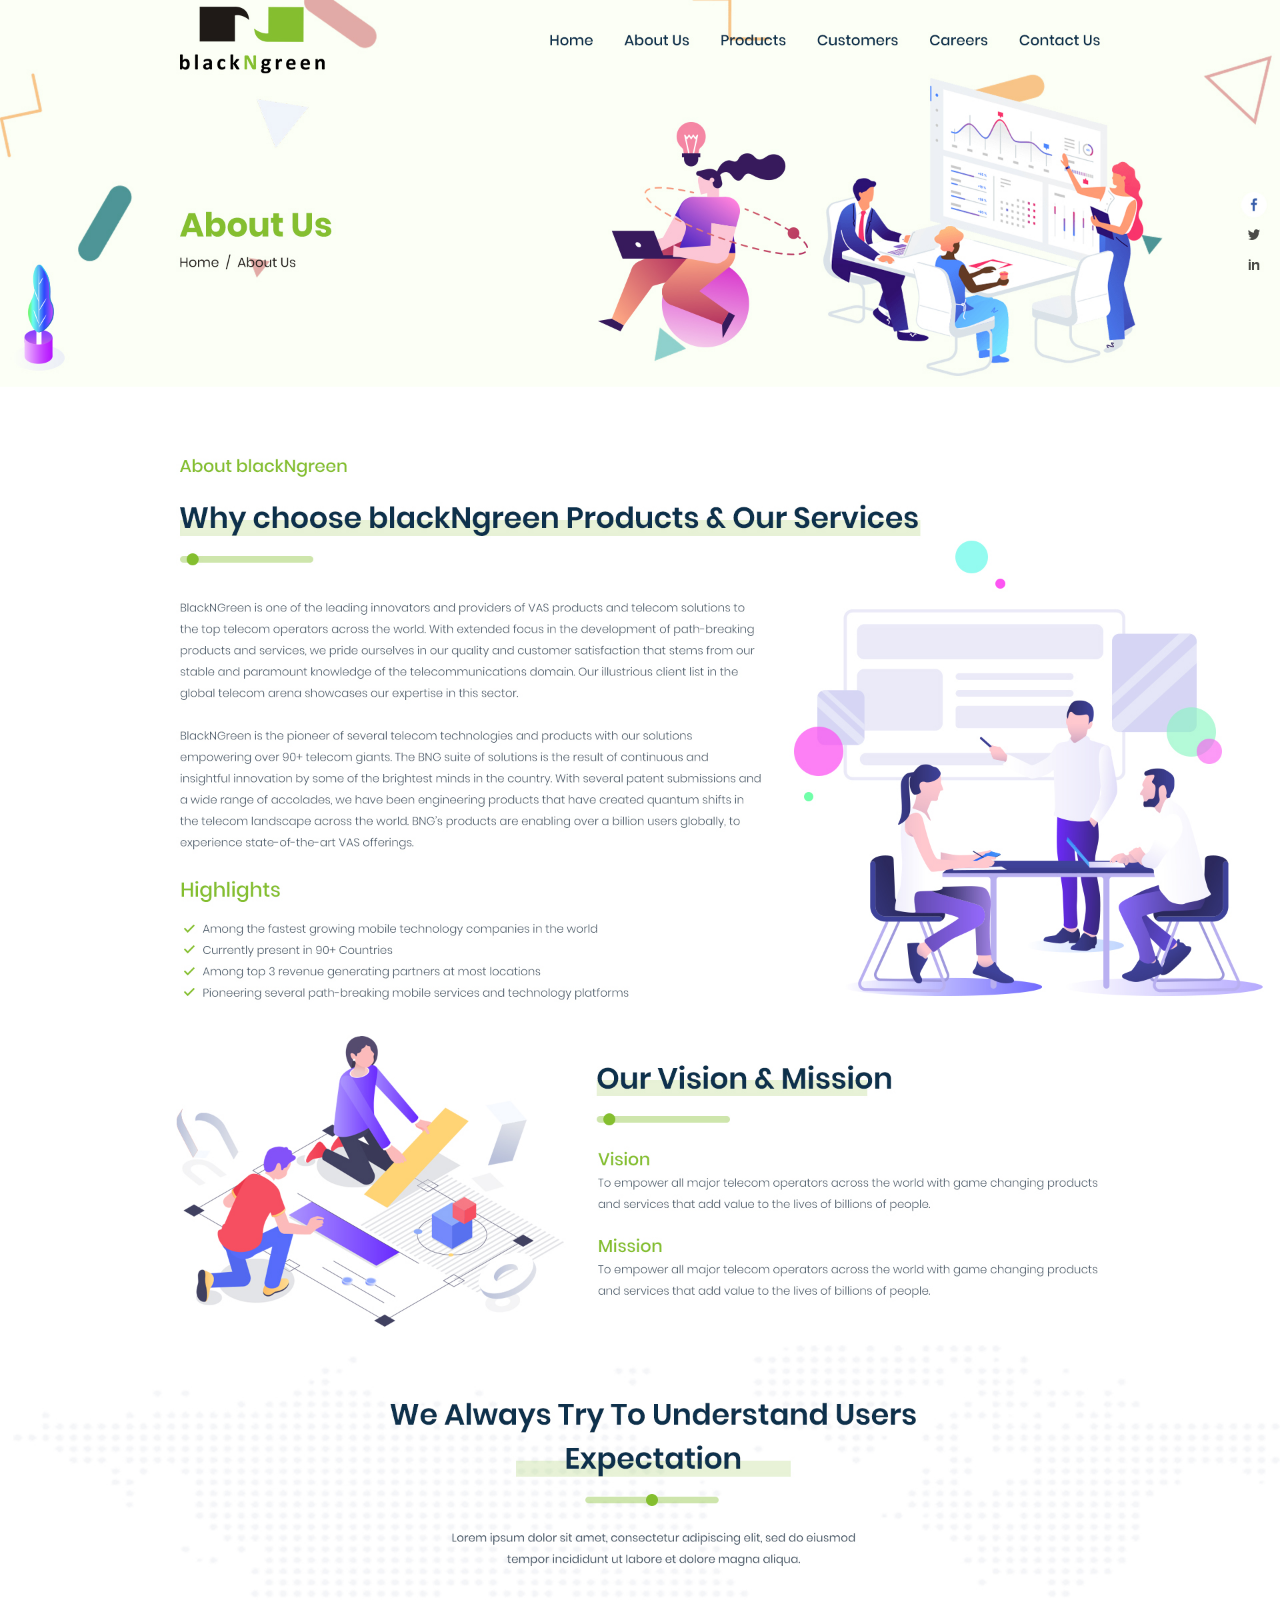
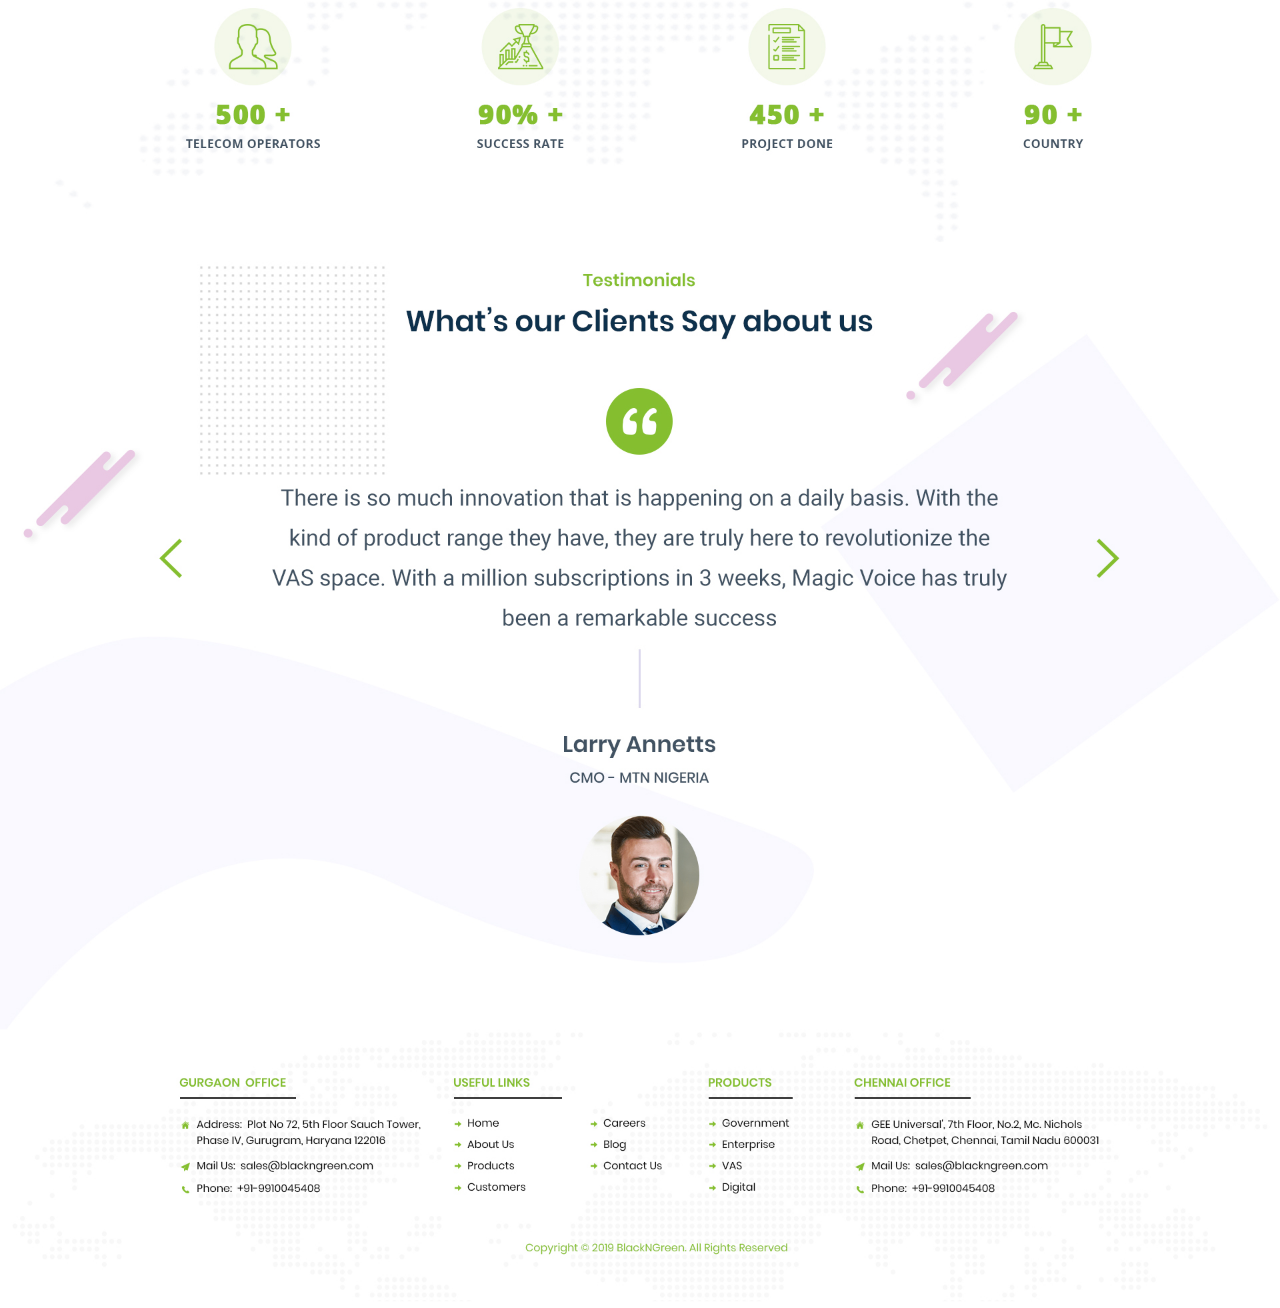
<file: aboutus.html>
<!DOCTYPE html>
<html lang="en">
<html xmlns="http://www.w3.org/1999/xhtml" lang="en">

<head>
    <meta http-equiv="Content-Type" content="text/html; charset=utf-8" />
    <meta name="viewport" content="width=device-width, initial-scale=1,  maximum-scale=1, user-scalable=0">
    <title>black N green Website Mockup</title>
</head>
<style>
* {
	margin: 0px;
	padding: 0px;
}
</style>

<body>
<div>
<a href="#"><img src="img/about-us.jpg" style="width: 100%;"></a>
</div>
</body>
</html>
</file>
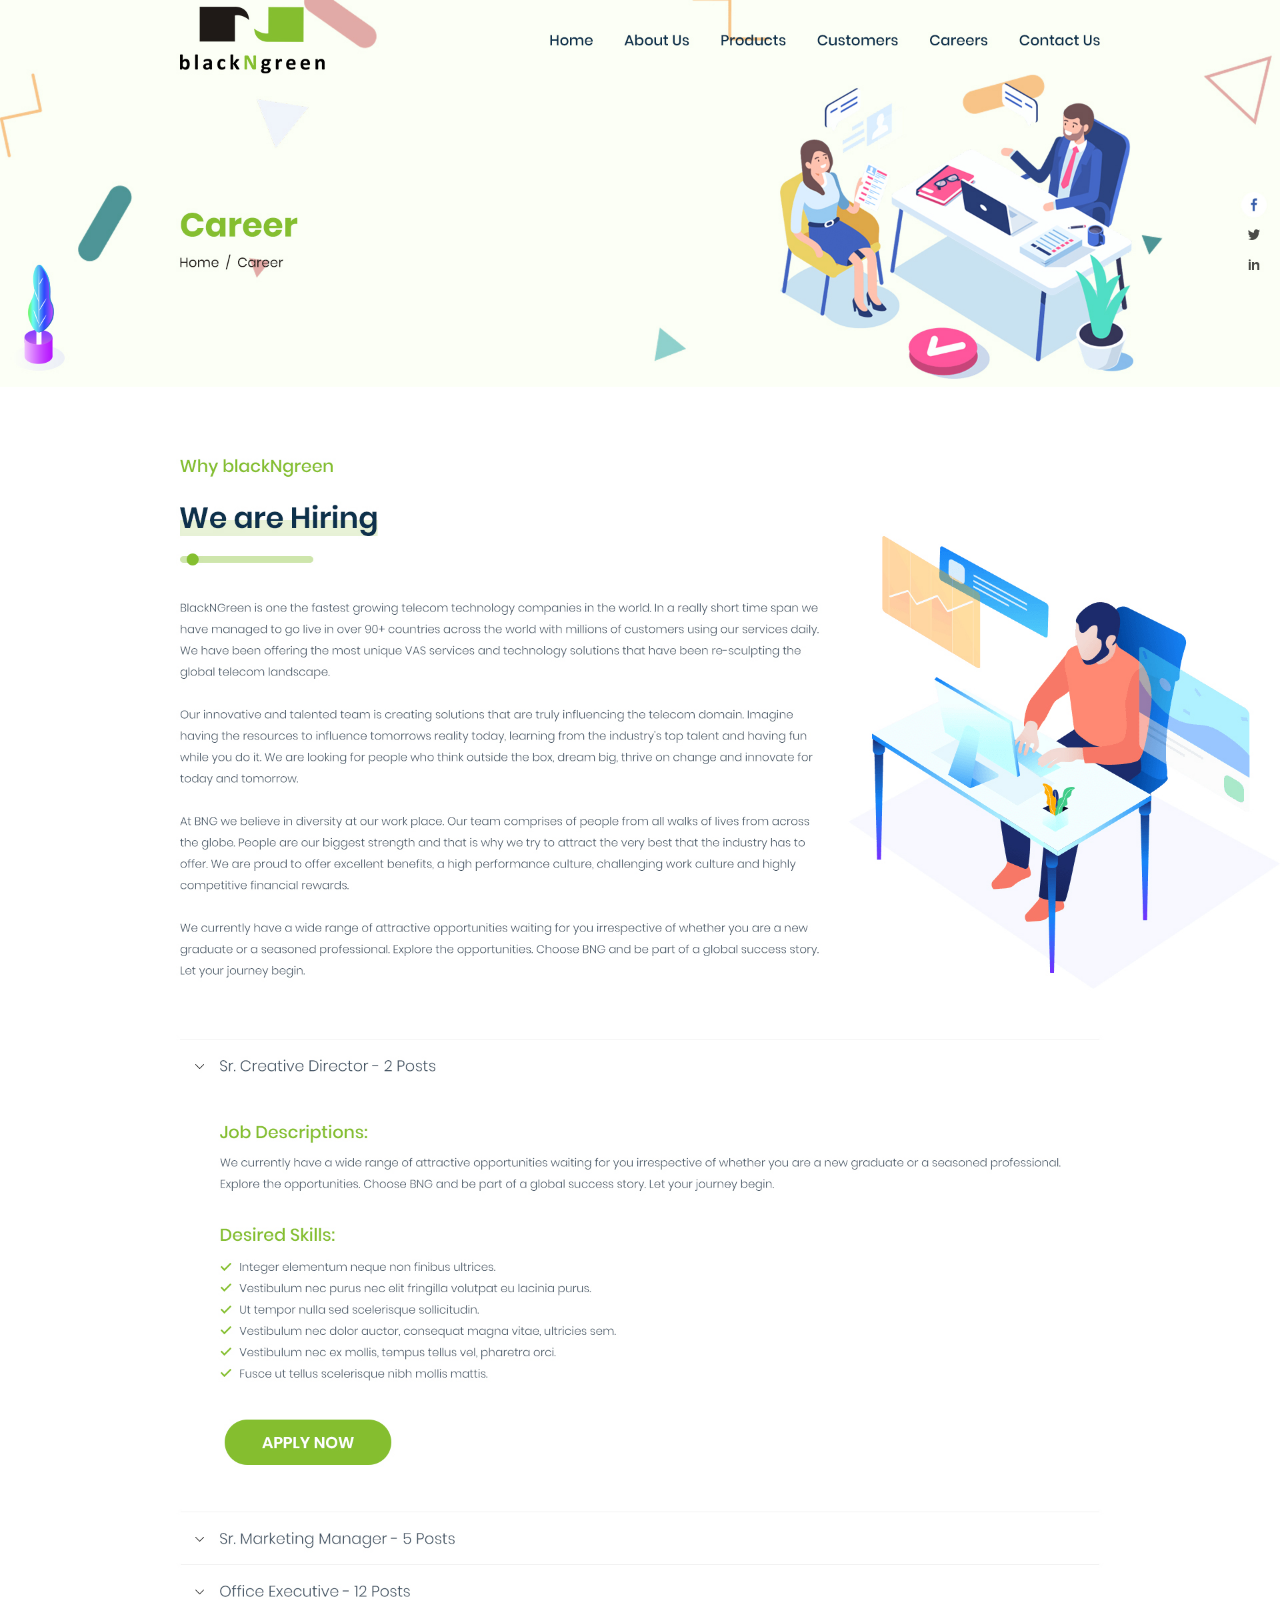
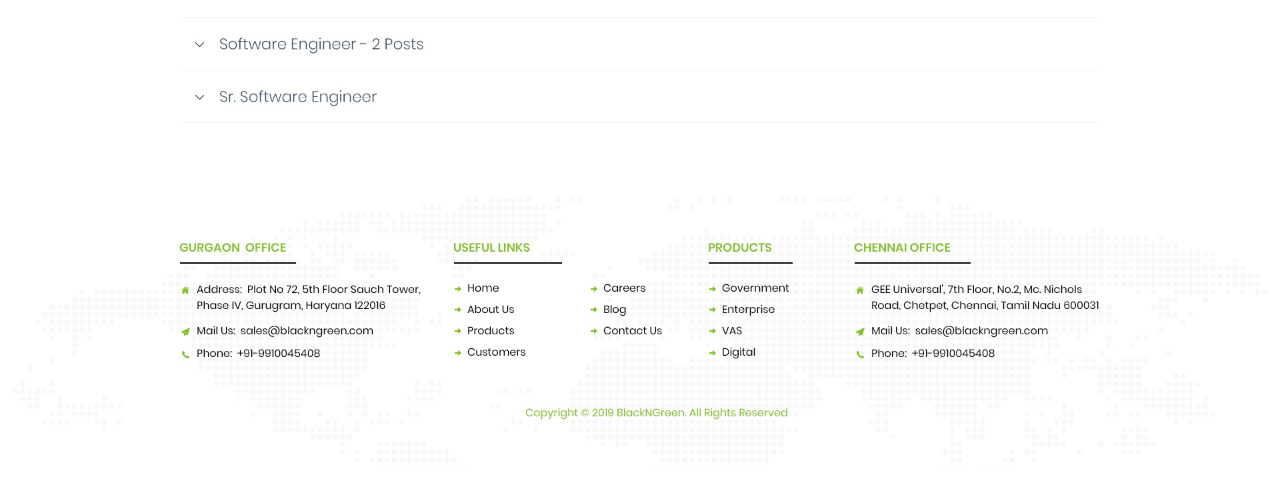
<file: careers.html>
<!DOCTYPE html>
<html lang="en">
<html xmlns="http://www.w3.org/1999/xhtml" lang="en">

<head>
    <meta http-equiv="Content-Type" content="text/html; charset=utf-8" />
    <meta name="viewport" content="width=device-width, initial-scale=1,  maximum-scale=1, user-scalable=0">
    <title>black N green Website Mockup</title>
</head>
<style>
* {
	margin: 0px;
	padding: 0px;
}
</style>

<body>
<div>
<a href="#"><img src="img/career.jpg" style="width: 100%;"></a>
</div>
</body>
</html>
</file>
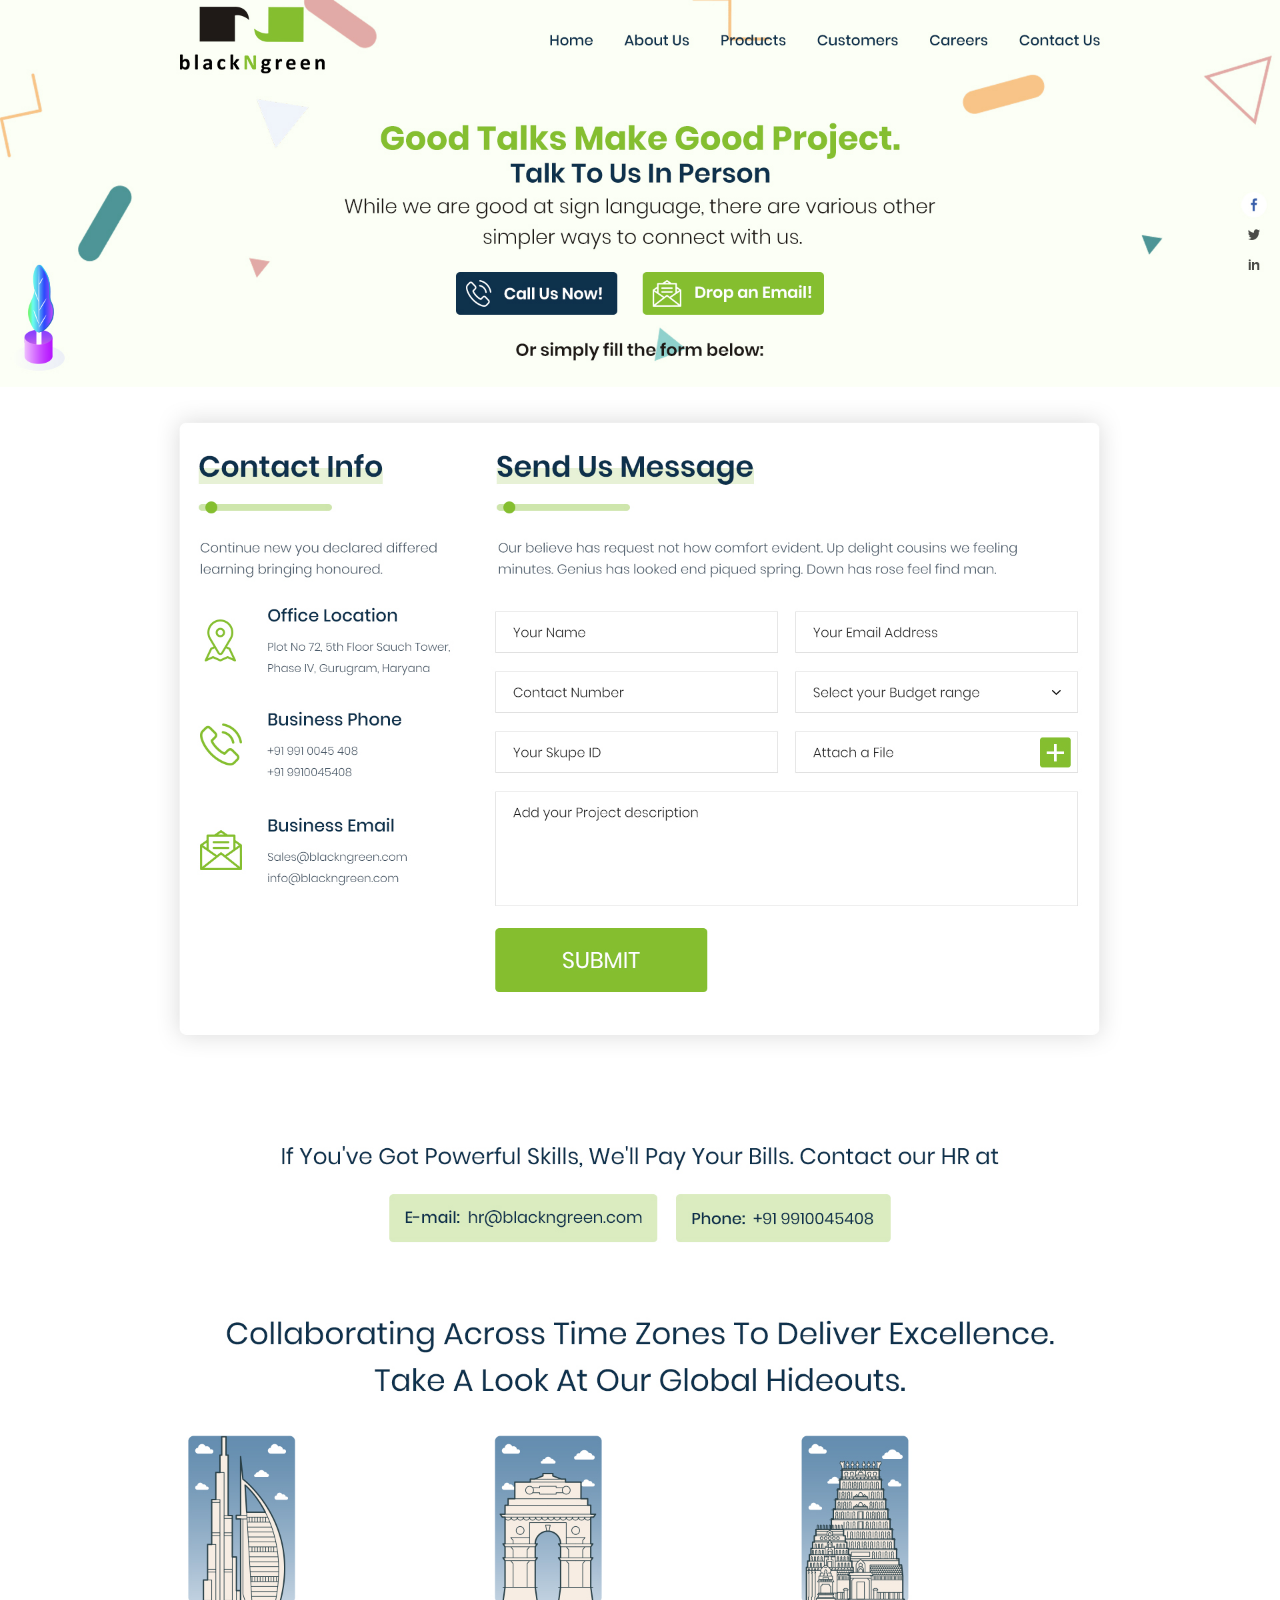
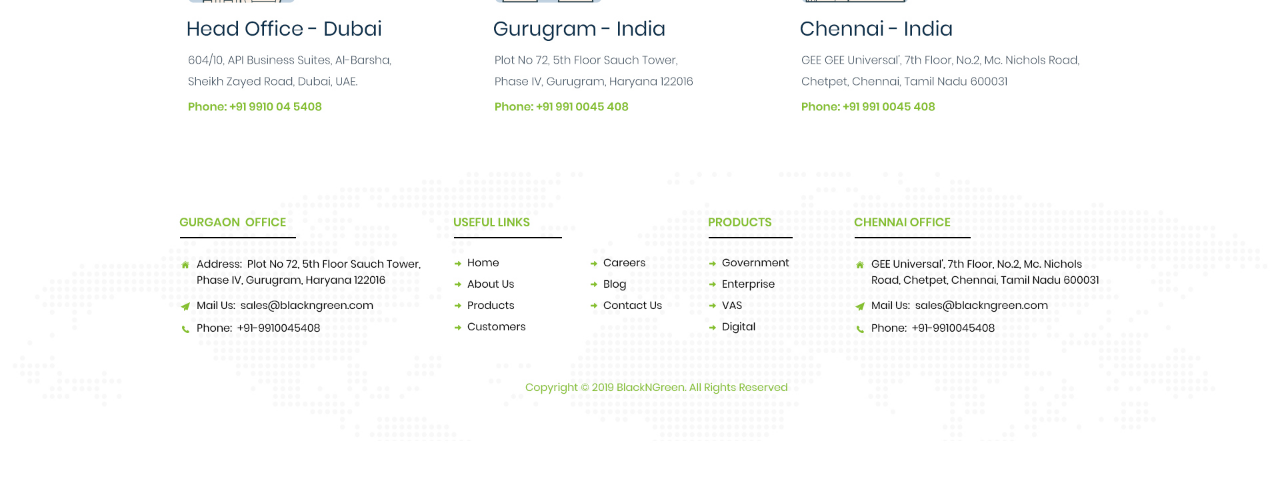
<file: contactus.html>
<!DOCTYPE html>
<html lang="en">
<html xmlns="http://www.w3.org/1999/xhtml" lang="en">

<head>
    <meta http-equiv="Content-Type" content="text/html; charset=utf-8" />
    <meta name="viewport" content="width=device-width, initial-scale=1,  maximum-scale=1, user-scalable=0">
    <title>black N green Website Mockup</title>
</head>
<style>
* {
	margin: 0px;
	padding: 0px;
}
</style>

<body>
<div>
<a href="#"><img src="img/contact-us.jpg" style="width: 100%;"></a>
</div>
</body>
</html>
</file>
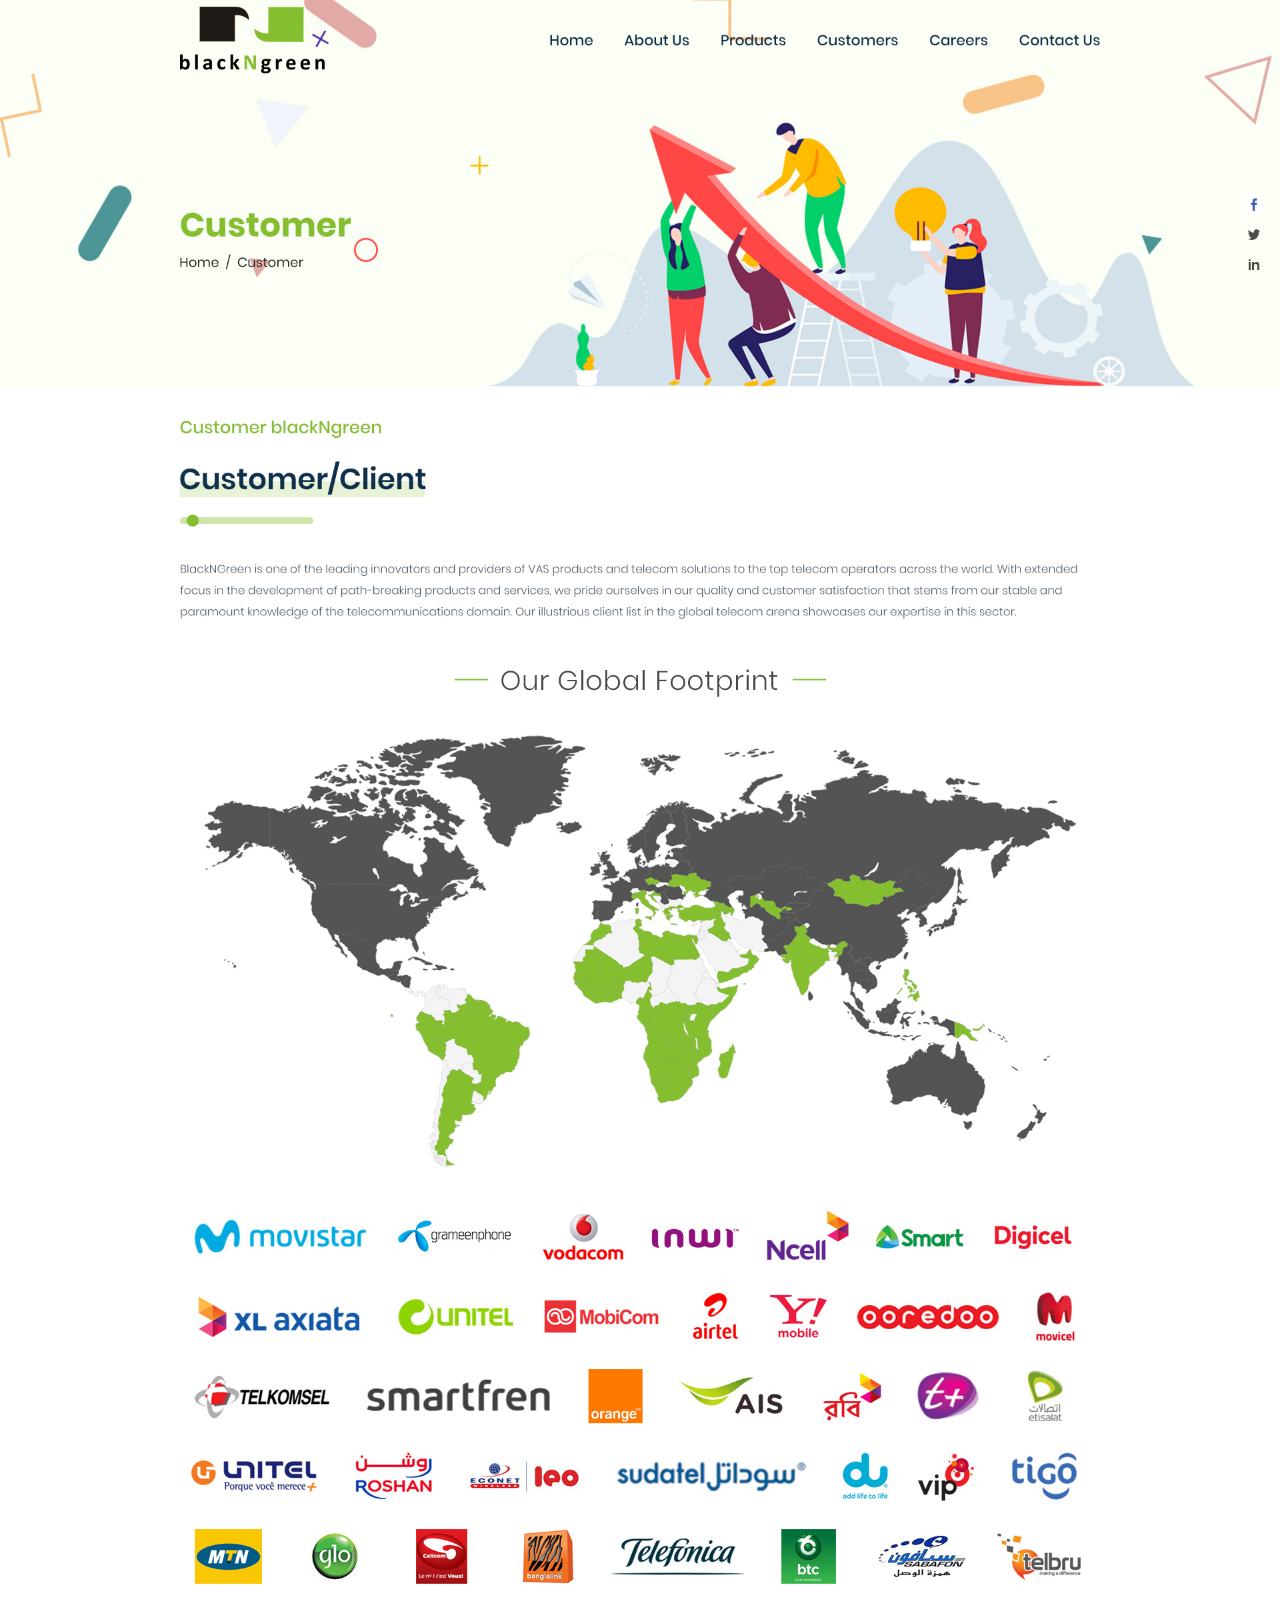
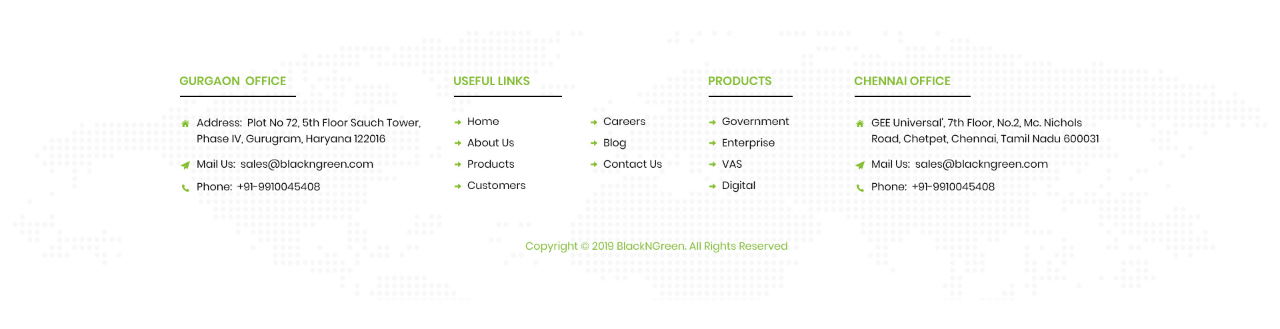
<file: customers.html>
<!DOCTYPE html>
<html lang="en">
<html xmlns="http://www.w3.org/1999/xhtml" lang="en">

<head>
    <meta http-equiv="Content-Type" content="text/html; charset=utf-8" />
    <meta name="viewport" content="width=device-width, initial-scale=1,  maximum-scale=1, user-scalable=0">
    <title>black N green Website Mockup</title>
</head>
<style>
* {
	margin: 0px;
	padding: 0px;
}
</style>

<body>
<div>
<a href="#"><img src="img/customer.jpg" style="width: 100%;"></a>
</div>
</body>
</html>
</file>
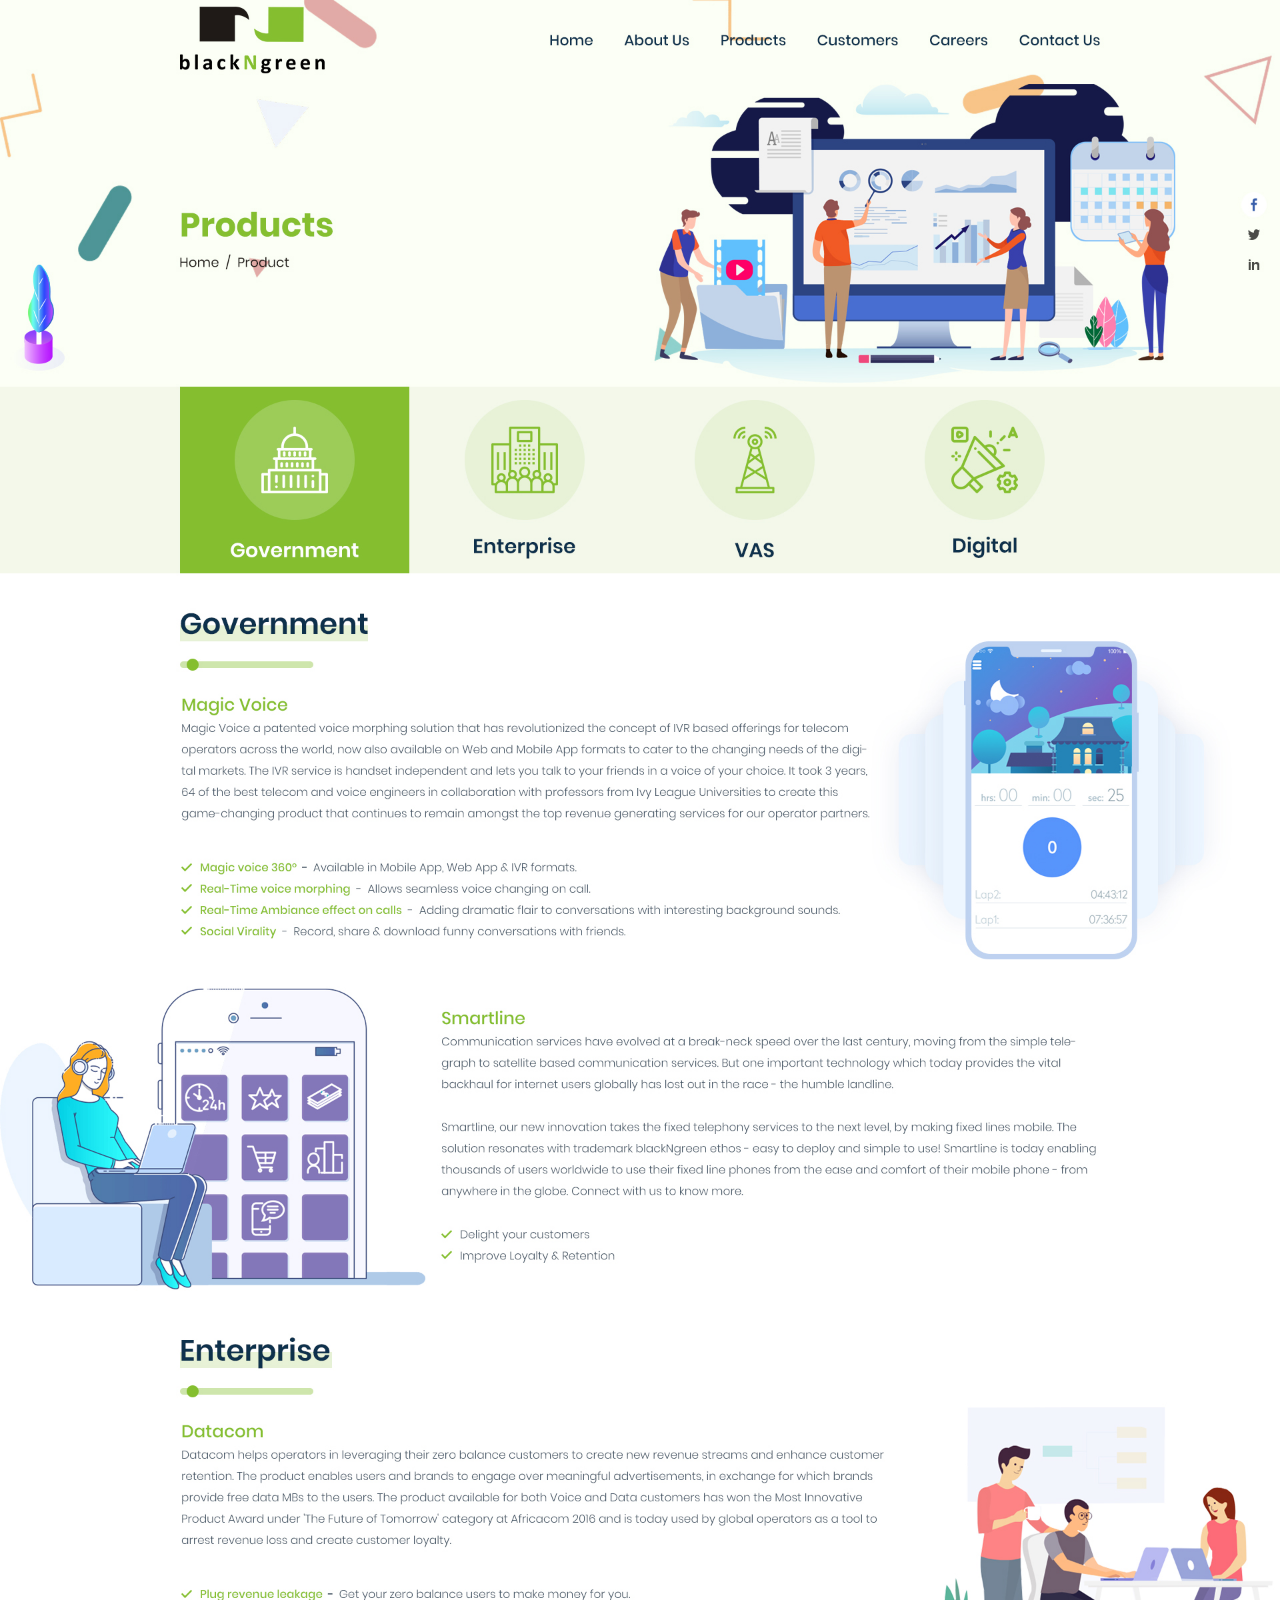
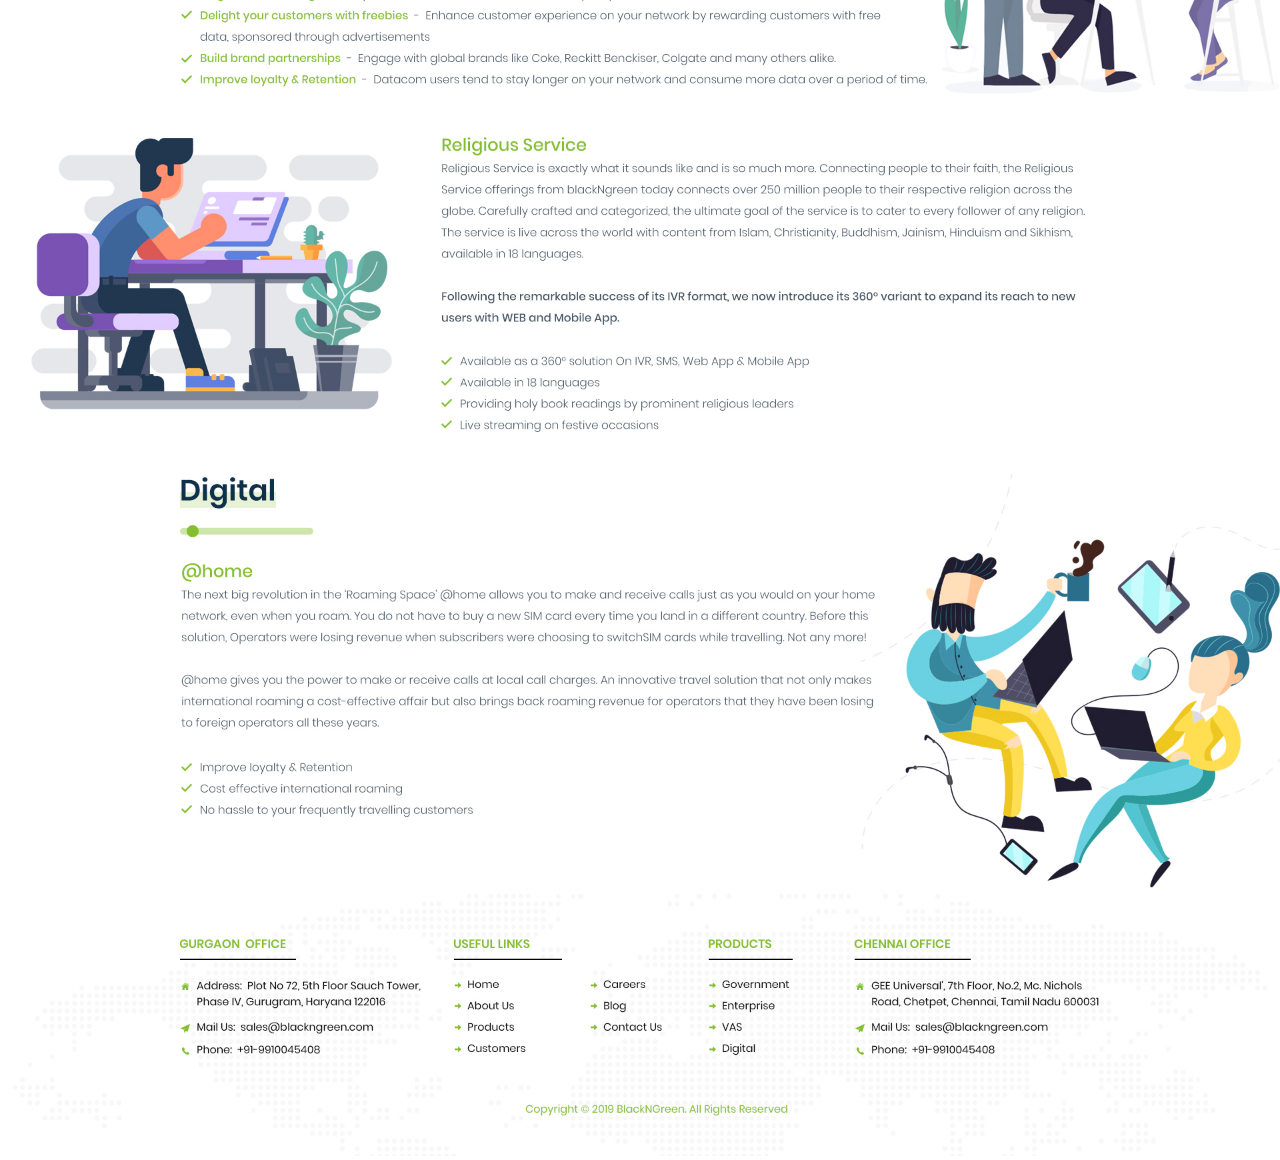
<file: products.html>
<!DOCTYPE html>
<html lang="en">
<html xmlns="http://www.w3.org/1999/xhtml" lang="en">

<head>
    <meta http-equiv="Content-Type" content="text/html; charset=utf-8" />
    <meta name="viewport" content="width=device-width, initial-scale=1,  maximum-scale=1, user-scalable=0">
    <title>black N green Website Mockup</title>
</head>
<style>
* {
	margin: 0px;
	padding: 0px;
}
</style>

<body>
<div>
<a href="#"><img src="img/products.jpg" style="width: 100%;"></a>
</div>
</body>
</html>
</file>
